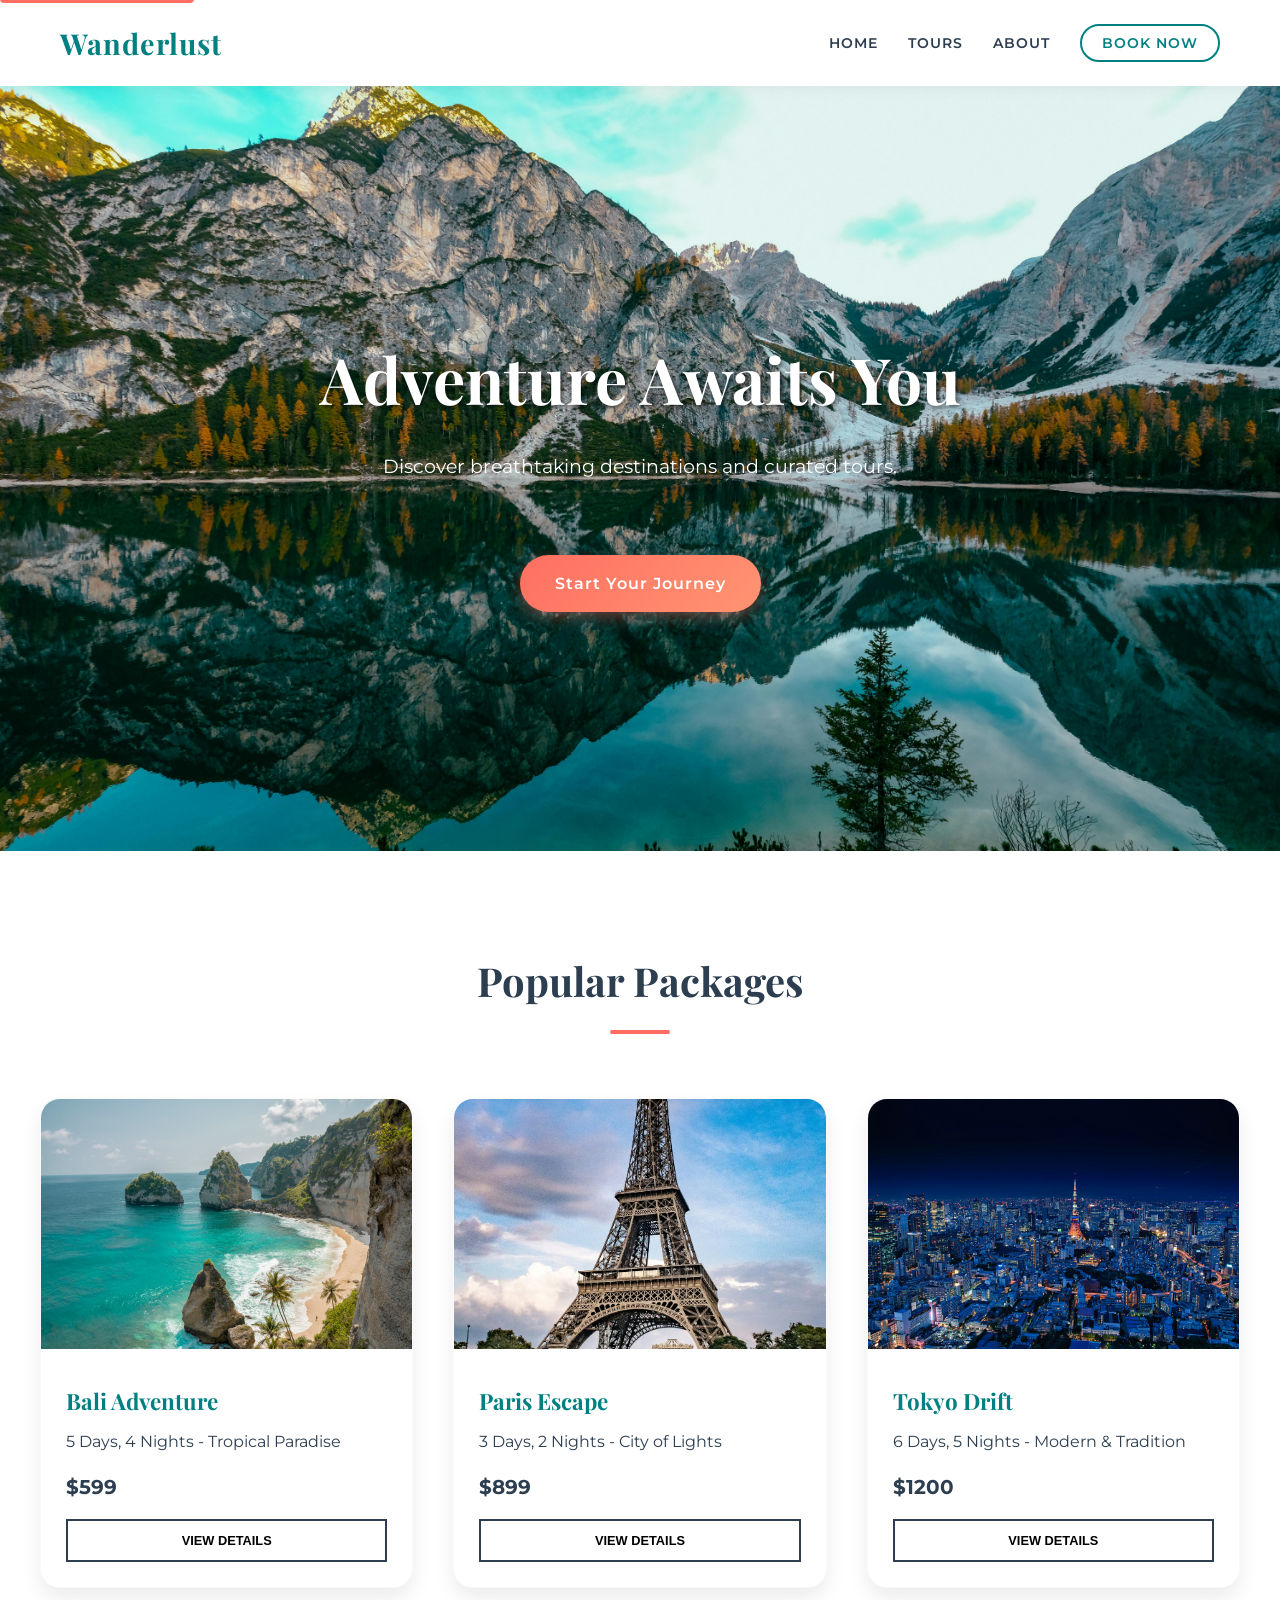
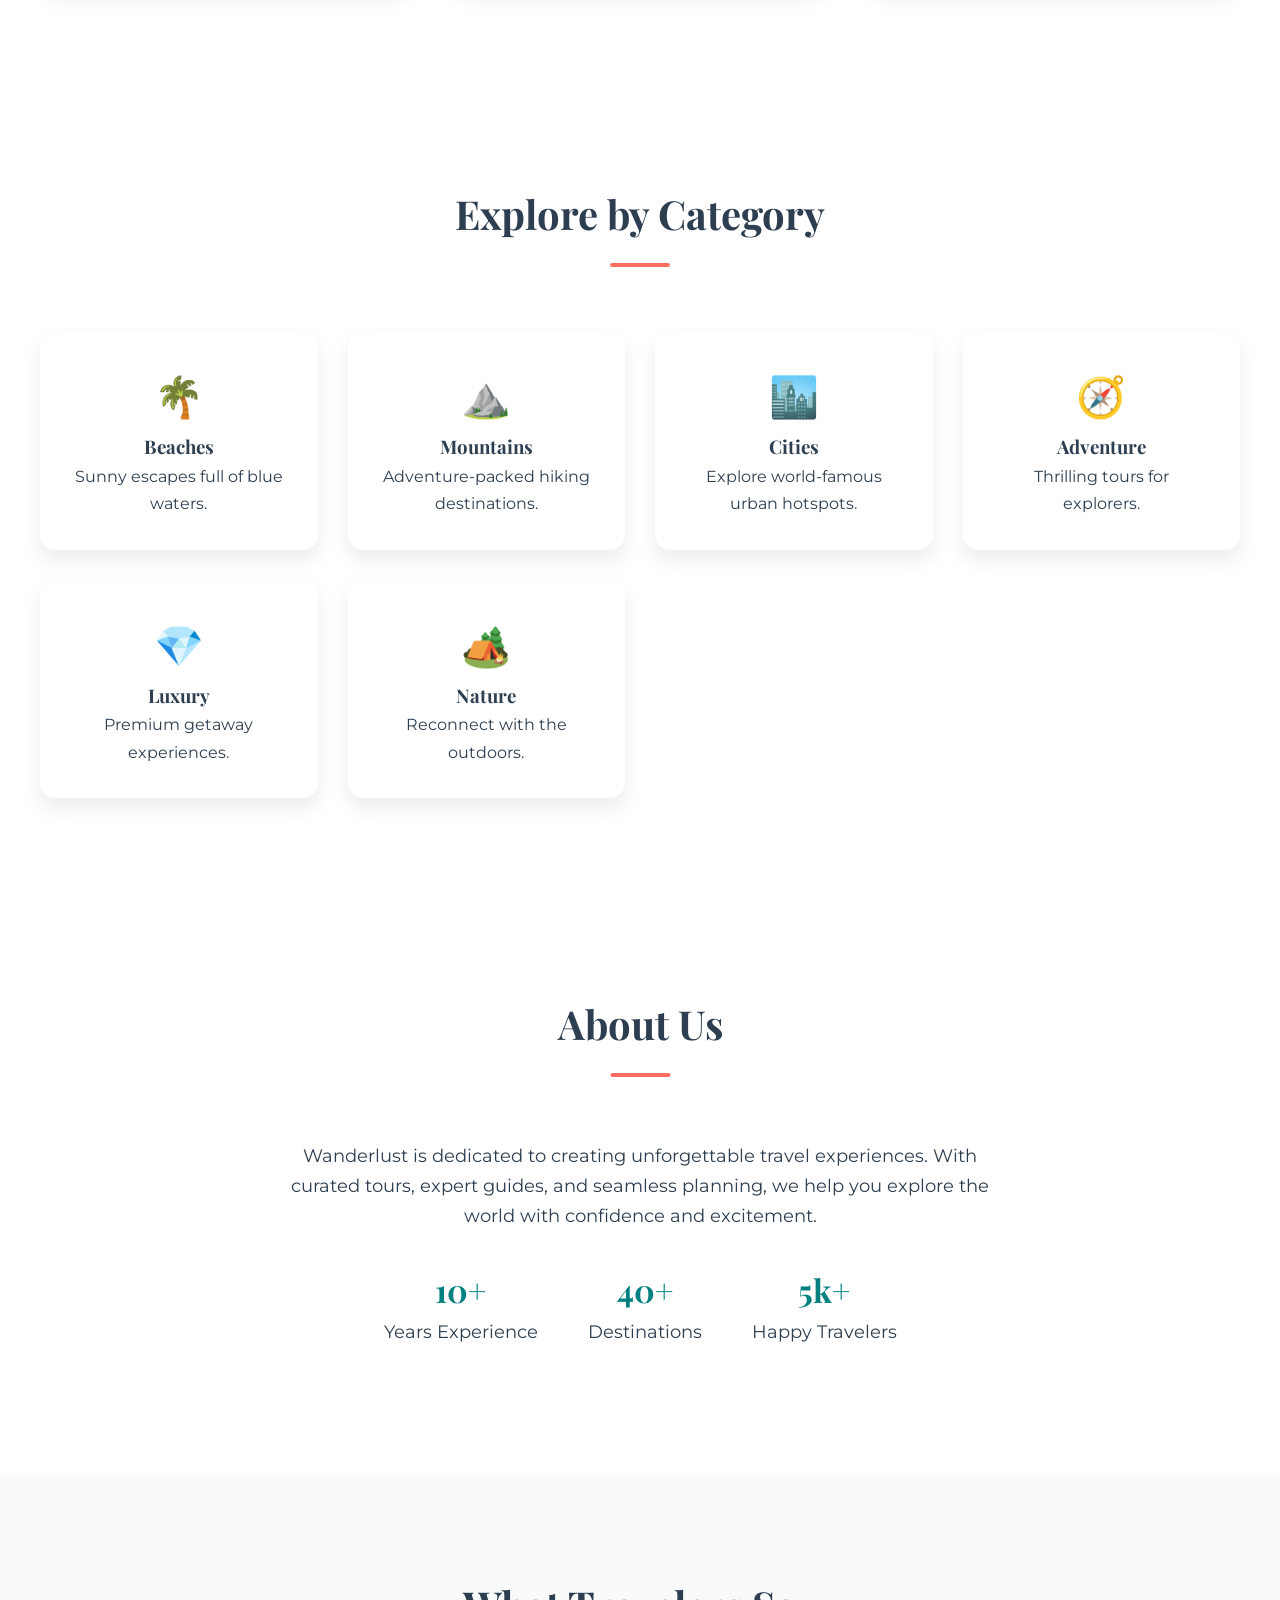
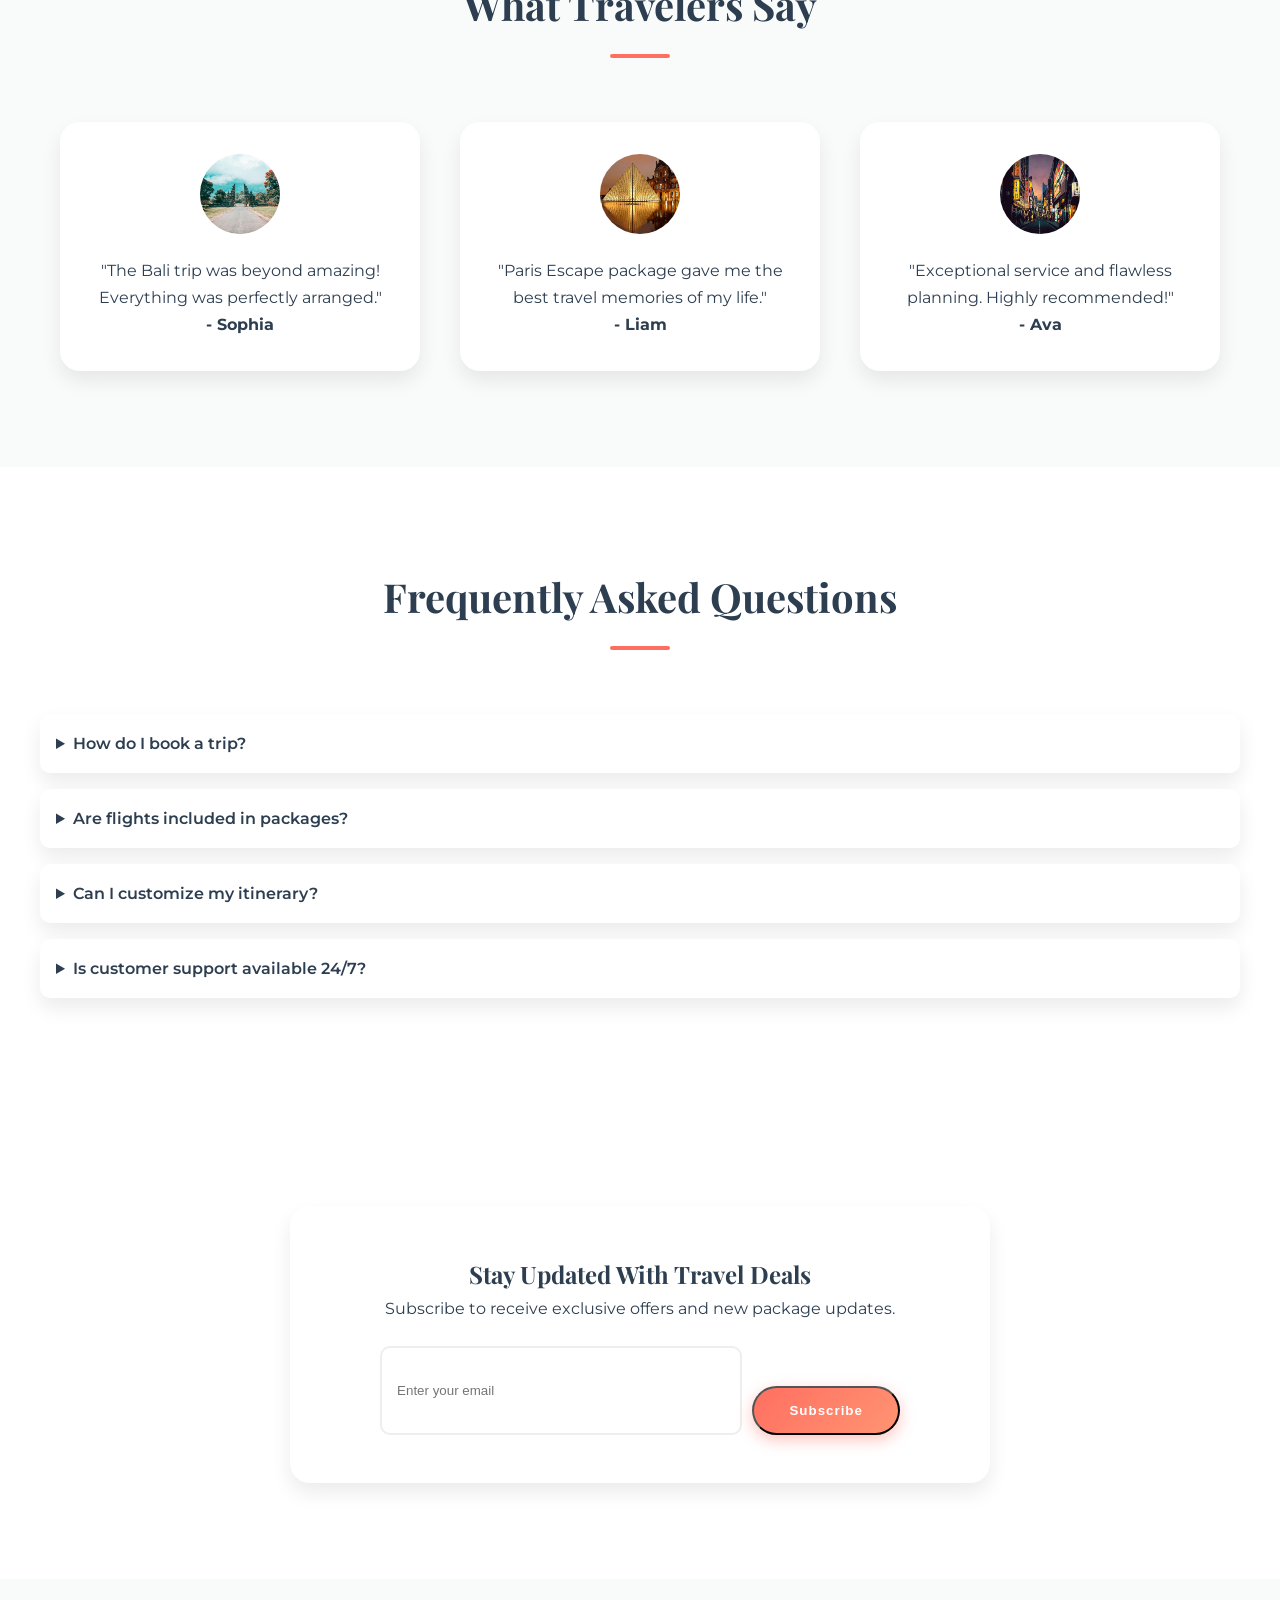
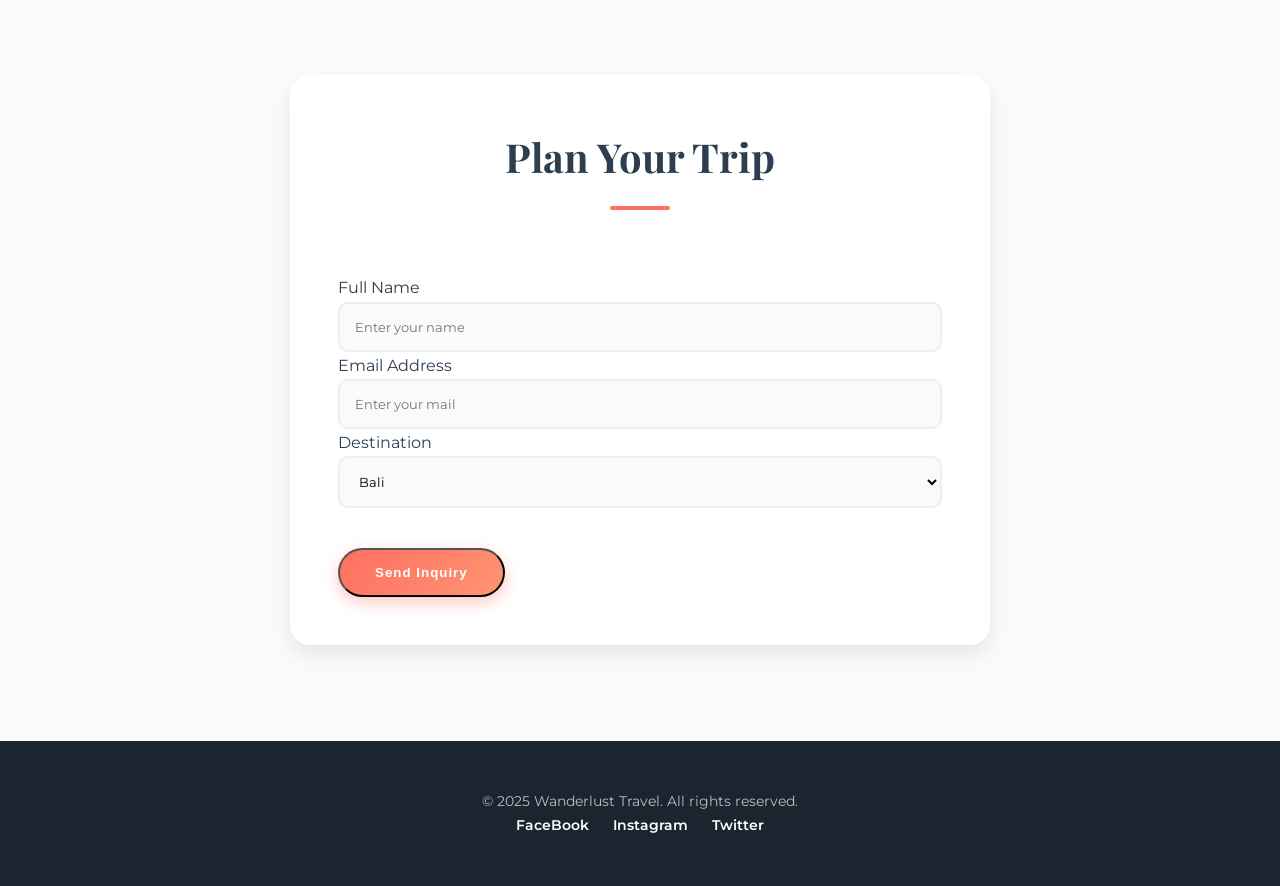
<file: Capstone Project/index.html>
<!DOCTYPE html>
<html lang="en">
<head>
    <meta charset="UTF-8">
    <meta name="viewport" content="width=device-width, initial-scale=1.0">
    <title>Wanderlust - Explore the World</title>
    <link rel="stylesheet" href="style.css">
    <link href="https://fonts.googleapis.com/css2?family=Poppins:wght@300;400;600&display=swap" rel="stylesheet">
</head>
<body>

    <a href="#main-content" class="skip-link">Skip to main content</a>

    <header>
        
        <div class="container nav-wrapper">

            <div class="logo">Wanderlust</div>

            <nav>
                <ul class="nav-links">

                    <li><a href="#home">Home</a></li>
                    <li><a href="#tours">Tours</a></li>
                    <li><a href="#about">About</a></li>
                    <li><a href="#contact" class="btn-nav">Book Now</a></li>

                </ul>

            </nav>

        </div>

    </header>


    <main id="main-content">

        <section id="home" class="hero">

            <div class="hero-content">

                <h1>Adventure Awaits You</h1>
                <p>Discover breathtaking destinations and curated tours.</p>
                <a href="#tours" class="btn-primary">Start Your Journey</a>
            </div>

        </section>


        <section id="tours" class="container section-padding">

            <h2 class="section-title">Popular Packages</h2>
            
            <div class="tour-grid">

                <article class="card">
                    
                    <img src="bali.jpg" alt="Beautiful beach in Bali" class="card-img"> 

                    <div class="card-body">

                        <h3>Bali Adventure</h3>
                        <p>5 Days, 4 Nights - Tropical Paradise</p>
                        <span class="price">$599</span>
                        <button class="btn-secondary">View Details</button>

                    </div>

                </article>


                <article class="card">

                    <img src="paris.jpg" alt="Eiffel Tower in Paris" class="card-img">

                    <div class="card-body">
                        
                        <h3>Paris Escape</h3>
                        <p>3 Days, 2 Nights - City of Lights</p>
                        <span class="price">$899</span>
                        <button class="btn-secondary">View Details</button>

                    </div>

                </article>


                <article class="card">

                    <img src="tokyo.jpg" alt="Neon streets of Tokyo" class="card-img">

                    <div class="card-body">

                        <h3>Tokyo Drift</h3>
                        <p>6 Days, 5 Nights - Modern & Tradition</p>
                        <span class="price">$1200</span>
                        <button class="btn-secondary">View Details</button>

                    </div>

                </article>

            </div>

        </section>


        <section id="categories" class="container section-padding">

            <h2 class="section-title">Explore by Category</h2>

            <div class="category-grid">

                <div class="category-card">
                    <span class="cat-icon">🌴</span>
                    <h3>Beaches</h3>
                    <p>Sunny escapes full of blue waters.</p>
                </div>

                <div class="category-card">
                    <span class="cat-icon">⛰️</span>
                    <h3>Mountains</h3>
                    <p>Adventure-packed hiking destinations.</p>
                </div>

                <div class="category-card">
                    <span class="cat-icon">🏙️</span>
                    <h3>Cities</h3>
                    <p>Explore world-famous urban hotspots.</p>
                </div>

                <div class="category-card">
                    <span class="cat-icon">🧭</span>
                    <h3>Adventure</h3>
                    <p>Thrilling tours for explorers.</p>
                </div>

                <div class="category-card">
                    <span class="cat-icon">💎</span>
                    <h3>Luxury</h3>
                    <p>Premium getaway experiences.</p>
                </div>

                <div class="category-card"><span class="cat-icon">🏕️</span>
                    <h3>Nature</h3>
                    <p>Reconnect with the outdoors.</p>
                </div>

            </div>
        
        </section>

        <section id="about" class="container section-padding about-section">

            <div class="about-content">
                <h2 class="section-title">About Us</h2>

                <p>
                    Wanderlust is dedicated to creating unforgettable travel experiences.
                    With curated tours, expert guides, and seamless planning, we help you
                    explore the world with confidence and excitement.
                </p>

                <div class="about-stats">
                    <div>
                        <h3>10+</h3>
                        <p>Years Experience</p>
                    </div>
                    <div>
                        <h3>40+</h3>
                        <p>Destinations</p>
                    </div>
                    <div>
                        <h3>5k+</h3>
                        <p>Happy Travelers</p>
                    </div>
                </div>

            </div>
        
        </section>


        <section id="testimonials" class="section-padding bg-light">
            <div class="container">
                <h2 class="section-title">What Travelers Say</h2>

                <div class="testimonial-grid">

                    <div class="testimonial-card">
                        <img src="user1.jpg" alt="Traveler photo">
                        <p>"The Bali trip was beyond amazing! Everything was perfectly arranged."</p>
                        <h4>- Sophia</h4>
                    </div>
                    
                    <div class="testimonial-card">
                        <img src="user2.jpg" alt="Traveler photo">
                        <p>"Paris Escape package gave me the best travel memories of my life."</p>

                        <h4>- Liam</h4>
                    </div>
                    
                    <div class="testimonial-card">
                        <img src="user3.jpg" alt="Traveler photo">
                        <p>"Exceptional service and flawless planning. Highly recommended!"</p>
                        <h4>- Ava</h4>
                    </div>

    
                </div>

            </div>
        
        </section>


        <section id="faq" class="container section-padding">
            <h2 class="section-title">Frequently Asked Questions</h2>


            <div class="faq-wrapper">

    
                <details>
        
                    <summary>How do I book a trip?</summary>
                    <p>You can book directly using the inquiry form or contact our support team.</p>
    
                </details>

                <details>
        
                    <summary>Are flights included in packages?</summary>
        
                    <p>Some packages include flights. Details are listed per package.</p>
    
                </details>

    
                <details>
        
                    <summary>Can I customize my itinerary?</summary>
        
                    <p>Absolutely! We offer partial and full itinerary customization.</p>
    
                </details>

    
                <details>
        
                    <summary>Is customer support available 24/7?</summary>
        
                    <p>Yes, our travel support team is available around the clock.</p>
    
                </details>


            </div>

        </section>

        <section class="newsletter section-padding">
            <div class="container newsletter-box">

    
                <h2>Stay Updated With Travel Deals</h2>
    
                <p>Subscribe to receive exclusive offers and new package updates.</p>

    
                <form class="newsletter-form">
        
                    <input type="email" placeholder="Enter your email" required>
        
                    <button class="btn-primary">Subscribe</button>
    
                </form>


            </div>
        
        </section>




        <section id="contact" class="bg-light section-padding">

            <div class="container form-container">


                <h2 class="section-title">Plan Your Trip</h2>

                <form action="#" method="POST">
                    
                    <div class="form-group">

                        <label for="name">Full Name</label> <input type="text" id="name" name="name" placeholder="Enter your name" required>

                    </div>

                    <div class="form-group">

                        <label for="email">Email Address</label>
                        <input type="email" id="email" name="email" placeholder="Enter your mail" required>

                    </div>

                    <div class="form-group">

                        <label for="destination">Destination</label>

                        <select id="destination" name="destination">

                            <option value="bali">Bali</option>
                            <option value="paris">Paris</option>
                            <option value="tokyo">Tokyo</option>

                        </select>

                    </div>

                    <button type="submit" class="btn-primary full-width">Send Inquiry</button>

                </form>


            </div>

        </section>

    </main>

    <footer>

        <div class="container footer-content">

            <p>&copy; 2025 Wanderlust Travel. All rights reserved.</p>

            <div class="socials">
                <a href="#" aria-label="Facebook">FaceBook</a> <a href="#" aria-label="Instagram">Instagram</a>
                <a href="#" aria-label="Twitter">Twitter</a>
            </div>

        </div>

    </footer>

</body>

</html>
</file>
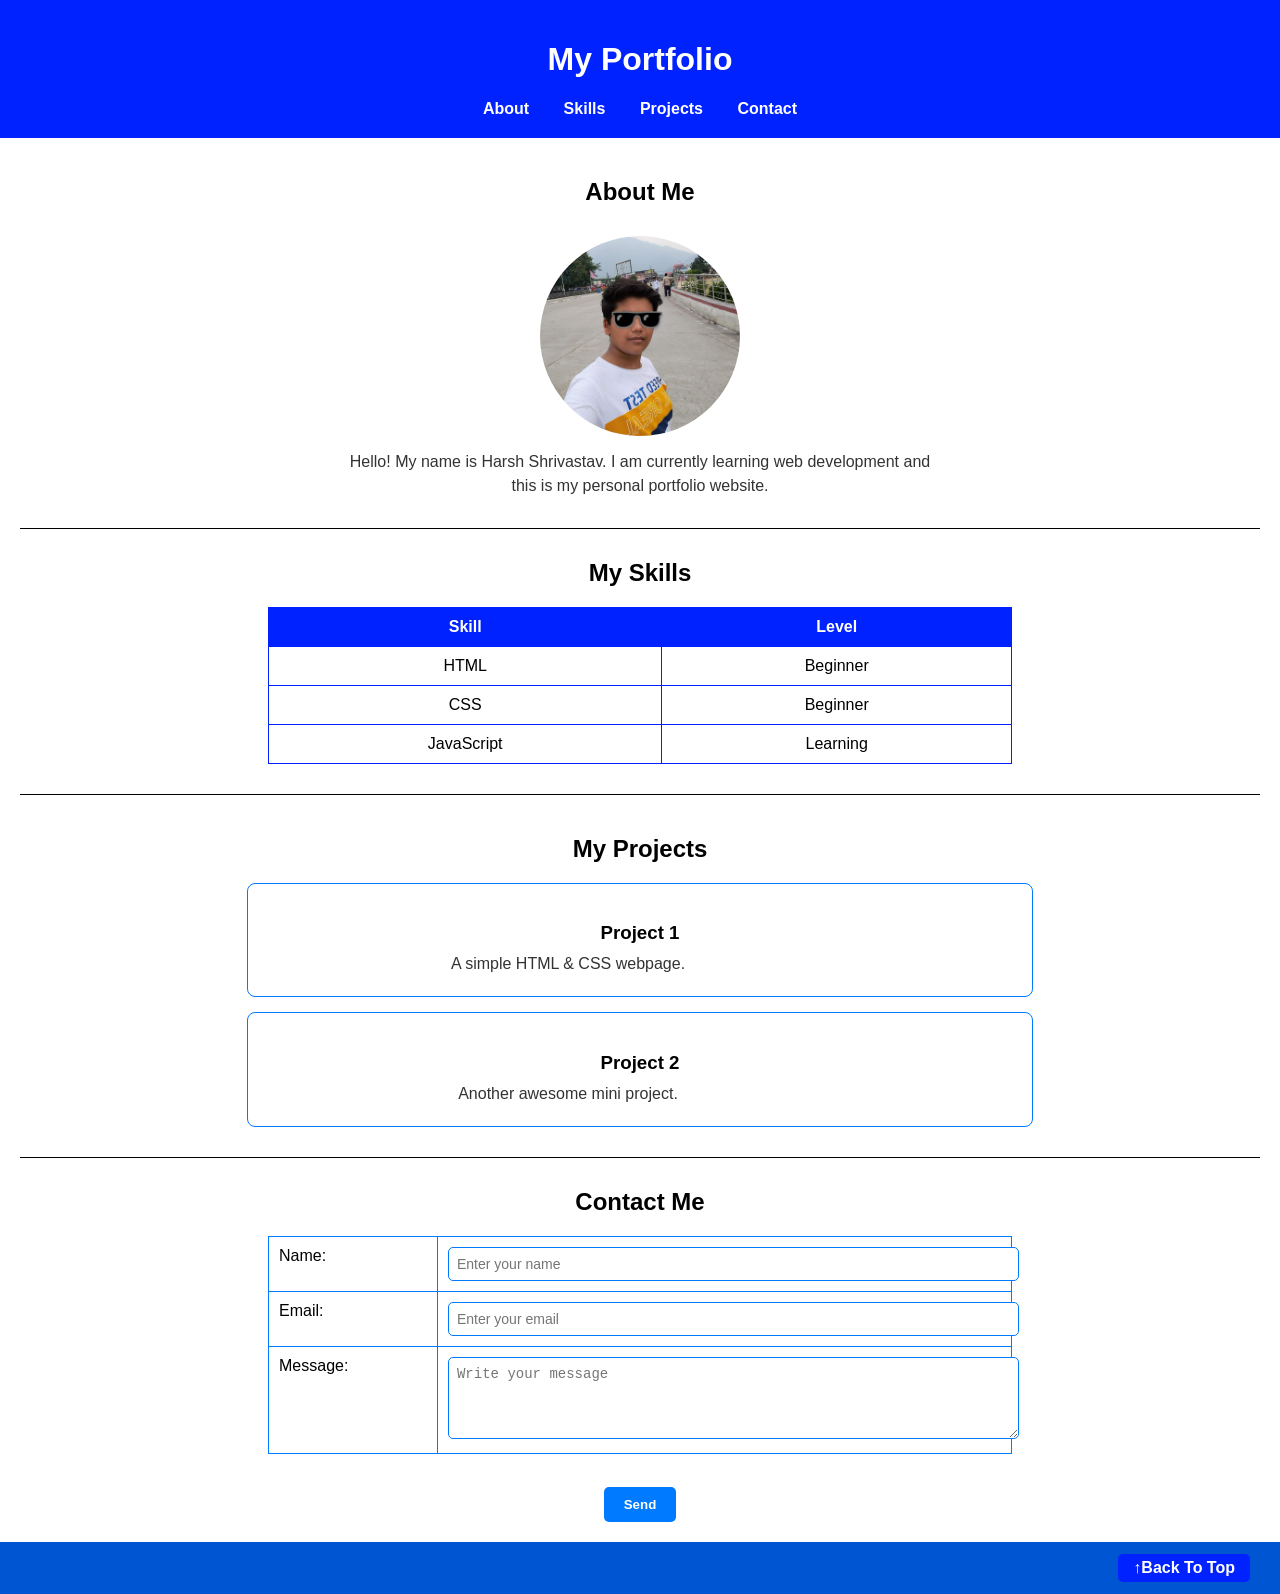
<file: Lab 2/index.html>
<!DOCTYPE html>
<html lang="en">
    <head>
        <meta charset="UTF-8">
        <meta name="viewport" content="width=device-width, initial-scale=1.0">
        <title>Portfolio Project</title>
        <link rel="stylesheet" href="style.css">
    </head>
    <body>
        <header>
            <h1>My Portfolio</h1>
            <nav>
                <ul>
                    <li><a href="#about">About</a></li>
                    <li><a href="#skills">Skills</a></li>
                    <li><a href="#projects">Projects</a></li>
                    <li><a href="#contact">Contact</a></li>
                </ul>
            </nav>
        </header>
        <main>
            <section id="about">
                <h2>About Me</h2>
                <img src="image.jpg" alt="Profile Photo Of Harsh Shrivasatv" width="200" height="200">
                <p>Hello! My name is Harsh Shrivastav. I am currently learning web development and this is my personal portfolio website.</p>
            </section>

            <hr>

            <section id="skills">

                <h2>My Skills</h2>

                <table border="1">

                    <tr>
                        <th>Skill</th>
                        <th>Level</th>
                    </tr>
                    <tr>
                        <td>HTML</td>
                        <td>Beginner</td>
                    </tr>
                    <tr>
                        <td>CSS</td>
                        <td>Beginner</td>
                    </tr>
                    <tr>
                        <td>JavaScript</td>
                        <td>Learning</td>
                    </tr>

                </table>

            </section>

            <hr>

            <section id="projects">
                <h2>My Projects</h2>
                <div>
                    <h3>Project 1</h3>
                     <p>A simple HTML & CSS webpage.</p>
                </div>
                <div>
                    <h3>Project 2</h3>
                    <p>Another awesome mini project.</p>
                </div>
            </section>

            <hr>

            <section id="contact">
                <h2>Contact Me</h2>

                <form>

                    <table border="1">
                        <tr>
                            <td><label for="name">Name:</label></td>
                            <td><input type="text" id="name" name="name" placeholder="Enter your name" required></td>
                        </tr>
                        
                        <tr>
                            <td><label for="email">Email:</label></td>
                            <td><input type="email" id="email" name="email" placeholder="Enter your email" required></td>
                        </tr>
                        
                        <tr>
                            <td><label for="message">Message:</label></td>
                            <td><textarea id="message" name="message" placeholder="Write your message" rows="4" cols="30" required></textarea></td>
                        </tr>

                    </table>

                    <br>
                    <input type="submit" value="Send">

                </form>
            </section>

        </main>

        <footer>
            <a href="#top" id="back-to-top">↑Back To Top</a>
        </footer>
    </body>

</html>
</file>
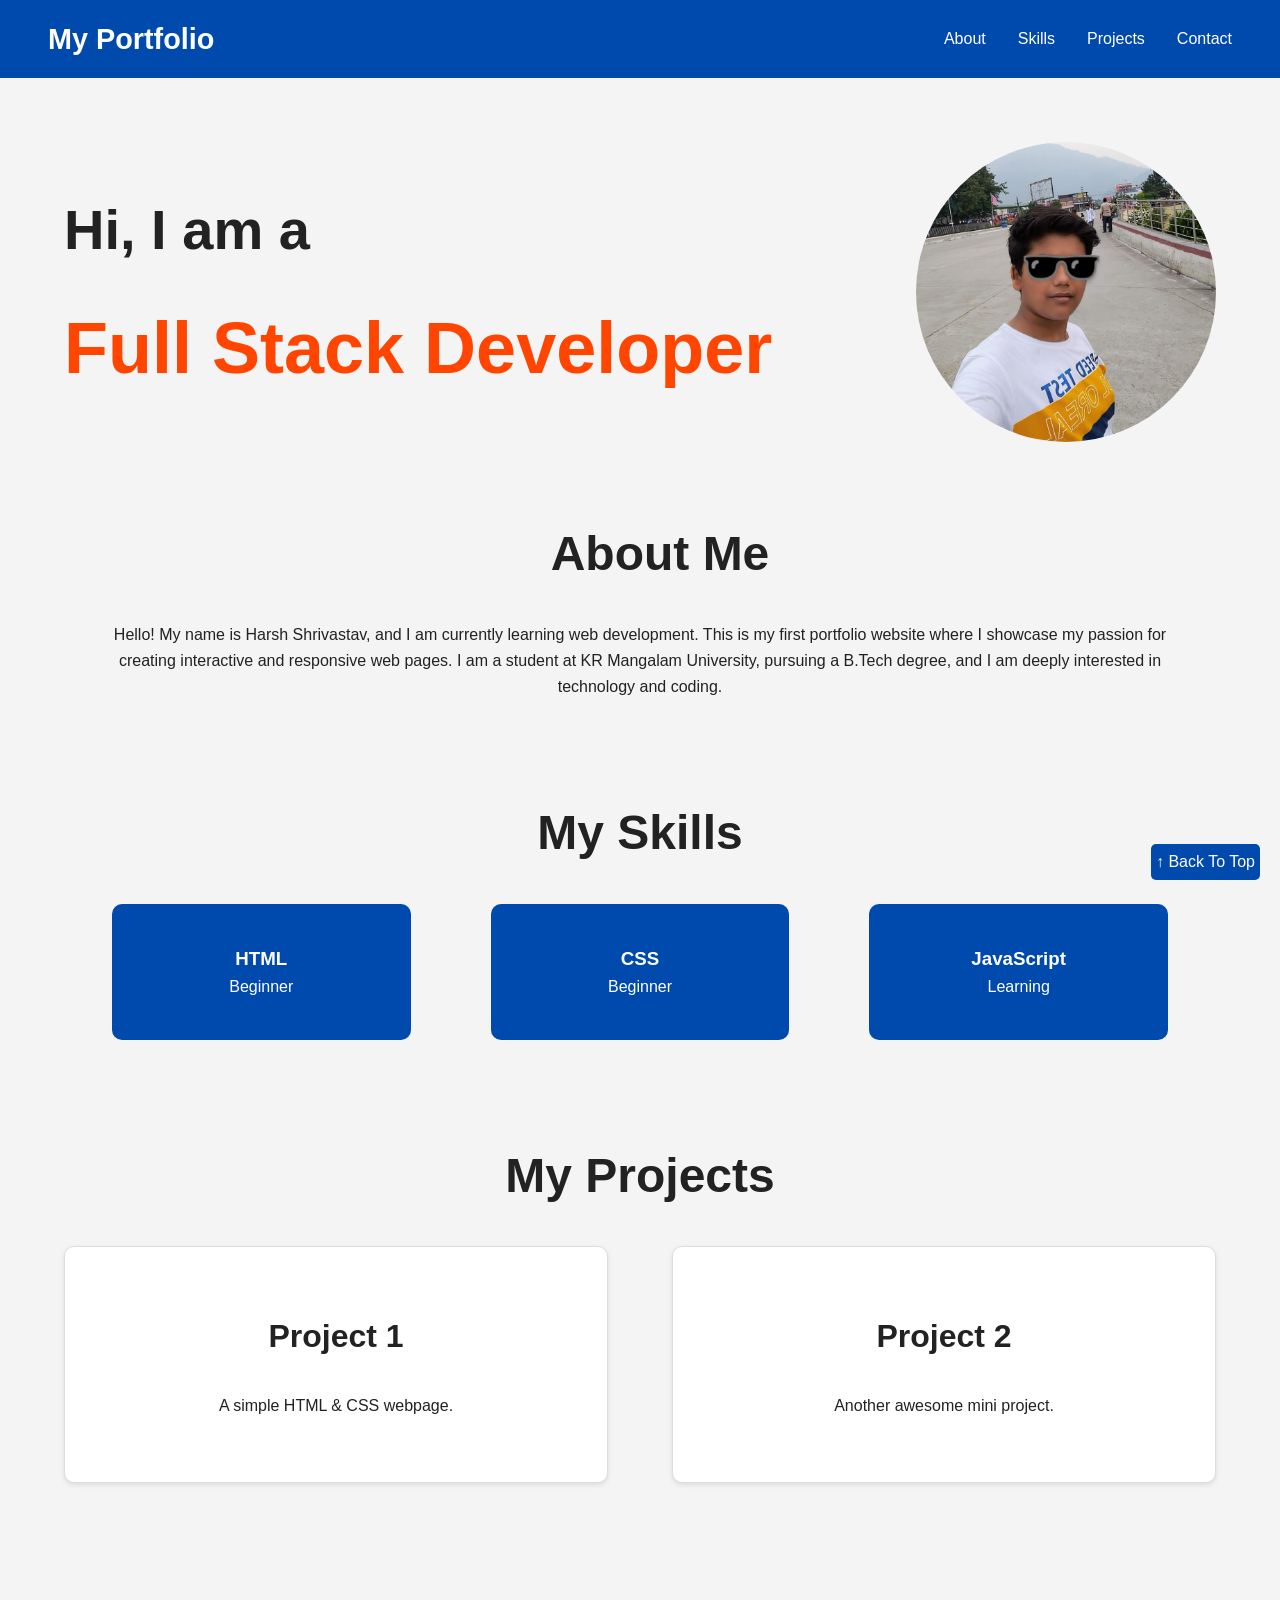
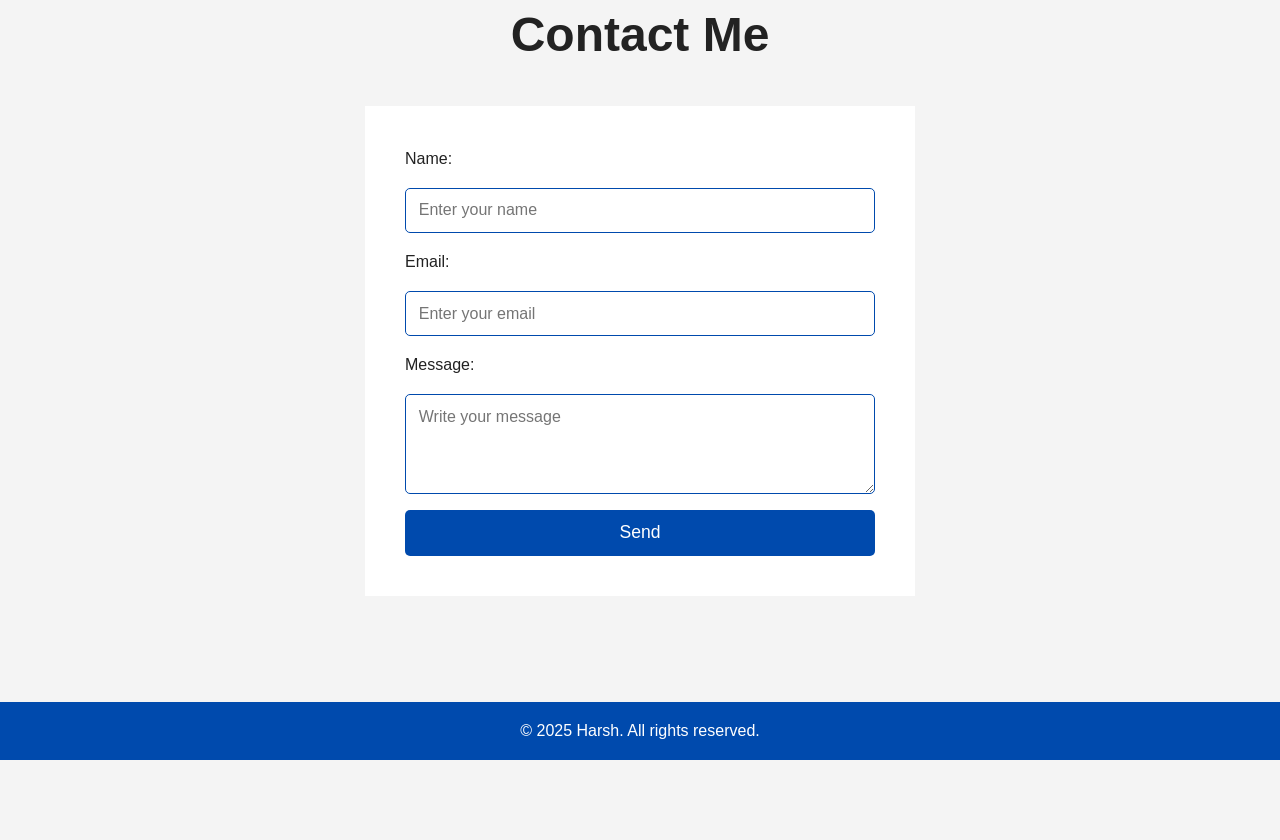
<file: Lab3/index.html>
<!DOCTYPE html>
<html lang="en">
    <head>
        <meta charset="UTF-8">
        <meta name="viewport" content="width=device-width, initial-scale=1.0">
        <title>Portfolio Project</title>
        <link rel="stylesheet" href="style.css">
    </head>

    <body>
        <div id="top"></div>

        <header>
            <h1>My Portfolio</h1>

            <nav>
                <ul>
                    <li><a href="#about">About</a></li>
                    <li><a href="#skills">Skills</a></li>
                    <li><a href="#projects">Projects</a></li>
                    <li><a href="#contact">Contact</a></li>
                </ul>
            </nav>

        </header>

        <main>

            <section id="hero">

                <div class="hero-text">
                    <h2>Hi, I am a</h2>
                    <h1>Full Stack Developer</h1>
                </div>

                <div class="hero-image">
                    <img src="profile.jpg" alt="Profile Picture">
                </div>

            </section>

            <hr>
            
            <section id="about">

                <h2>About Me</h2>

                <p>
                    Hello! My name is Harsh Shrivastav, and I am currently learning web development.
                    This is my first portfolio website where I showcase my passion for creating interactive and responsive web pages.
                    I am a student at KR Mangalam University, pursuing a B.Tech degree, and I am deeply interested in technology and coding.
                </p>

            </section>

            <hr>
            
            <section id="skills">

                <h2>My Skills</h2>
                
                <div class="skills-grid">

                    <div class="skill-card">
                        <h3>HTML</h3>
                        <p>Beginner</p>
                    </div>
                    
                    <div class="skill-card">
                        <h3>CSS</h3>
                        <p>Beginner</p>
                    </div>
                    
                    <div class="skill-card">
                        <h3>JavaScript</h3>
                        <p>Learning</p>
                    </div>
                
                </div>
            
            </section>

            <hr>
            
            <section id="projects">
                <h2>My Projects</h2>
                
                <div class="projects-grid">
                    <div class="project-card">

                        <h3>Project 1</h3>
                        <p>A simple HTML & CSS webpage.</p>

                    </div>
                    
                    <div class="project-card">

                        <h3>Project 2</h3>
                        <p>Another awesome mini project.</p>

                    </div>
                
                </div>
            
            </section>

            <hr>
            
            <section id="contact">
                <h2>Contact Me</h2>
                
                <form>
                    
                    <label>Name:</label>
                    <input type="text" placeholder="Enter your name" required>
                    
                    <label>Email:</label>
                    <input type="email" placeholder="Enter your email" required>

                    <label>Message:</label>
                    <textarea rows="4" placeholder="Write your message" required></textarea>

                    <button type="submit">Send</button>

                </form>
            
            </section>

        </main>
        
        <footer>
            <p>© 2025 Harsh. All rights reserved.</p>
        </footer>

        <a href="#top" id="back-to-top">↑ Back To Top</a>

    </body>
</html>
</file>
<file: Capstone Project/style.css>
@import url('https://fonts.googleapis.com/css2?family=Montserrat:wght@400;600&family=Playfair+Display:wght@700&display=swap');

:root {
    --primary-color: #008080;   
    --accent-color: #ff6f61;    
    --dark-text: #2c3e50;
    --light-text: #ecf0f1;
    --bg-light: #f9fbfb;        
    --shadow-soft: 0 10px 20px rgba(0,0,0,0.08);
    --shadow-hover: 0 15px 30px rgba(0,0,0,0.15);
}


* {
    margin: 0;
    padding: 0;
    box-sizing: border-box;
}

html { scroll-behavior: smooth; }

body {
    font-family: 'Montserrat', sans-serif;
    line-height: 1.7;
    color: var(--dark-text);
    background-color: #fff;
}

h1, h2, h3 {
    font-family: 'Playfair Display', serif;
    color: var(--dark-text);
}


header {
    background: rgba(255, 255, 255, 0.95);
    backdrop-filter: blur(10px);
    box-shadow: 0 2px 15px rgba(0,0,0,0.05);
    position: sticky;
    top: 0;
    z-index: 1000;
    padding: 0.5rem 0;
}

.nav-wrapper {
    display: flex;
    justify-content: space-between;
    align-items: center;
    height: 70px;
}

.logo {
    font-family: 'Playfair Display', serif;
    font-weight: 700;
    font-size: 1.8rem;
    color: var(--primary-color);
    letter-spacing: 1px;
}

.nav-links {
    display: flex;
    list-style: none;
    gap: 30px;
}

.nav-links a {
    text-decoration: none;
    color: var(--dark-text);
    font-weight: 600;
    font-size: 0.9rem;
    text-transform: uppercase;
    letter-spacing: 1px;
    transition: color 0.3s ease;
}

.nav-links a:hover { color: var(--primary-color); }

.btn-nav {
    border: 2px solid var(--primary-color);
    padding: 8px 20px;
    border-radius: 50px;
    color: var(--primary-color) !important;
}

.btn-nav:hover {
    background: var(--primary-color);
    color: #fff !important;
}


.hero {
    height: 85vh;
    background: url('moutain.jpg');
    background-size: cover;
    background-position: center;
    display: flex;
    justify-content: center;
    align-items: center;
    text-align: center;
    color: #fff;
}

.hero-content h1 {
    color: white;
    font-size: 4rem;
    margin-bottom: 1rem;
    text-shadow: 2px 2px 4px rgba(0,0,0,0.5);
}

.hero-content p {
    font-size: 1.2rem;
    margin-bottom: 2rem;
}

.btn-primary {
    display: inline-block;
    background: linear-gradient(135deg, var(--accent-color), #ff9472);
    color: #fff;
    margin-top: 40px;
    padding: 15px 35px;
    border-radius: 50px;
    text-decoration: none;
    font-weight: 600;
    letter-spacing: 1px;
    box-shadow: 0 5px 15px rgba(255, 111, 97, 0.4);
    transition: transform 0.3s ease, box-shadow 0.3s ease;
}

.btn-primary:hover {
    transform: translateY(-3px);
    box-shadow: 0 8px 20px rgba(255, 111, 97, 0.6);
}


.container {
    max-width: 1200px;
    margin: 0 auto;
    padding: 0 20px;
}

.section-padding { padding: 6rem 0; }

.section-title {
    text-align: center;
    margin-bottom: 4rem;
    font-size: 2.5rem;
    position: relative;
    display: inline-block;
    left: 50%;
    transform: translateX(-50%);
}

.section-title::after {
    content: '';
    display: block;
    width: 60px;
    height: 4px;
    background: var(--accent-color);
    margin: 15px auto 0;
    border-radius: 2px;
}


.tour-grid {
    display: grid;
    grid-template-columns: repeat(auto-fit, minmax(300px, 1fr));
    gap: 40px;
}

.card {
    background: #fff;
    border-radius: 20px;
    overflow: hidden;
    box-shadow: var(--shadow-soft);
    border: 1px solid rgba(0,0,0,0.02);
    transition: all 0.4s ease;
}

.card:hover {
    transform: translateY(-10px);
    box-shadow: var(--shadow-hover);
}

.card-img {
    width: 100%;
    height: 250px;
    object-fit: cover;
    transition: transform 0.5s ease;
}

.card:hover .card-img { transform: scale(1.05); }

.card-body {
    padding: 25px;
    text-align: left;
}

.card-body h3 {
    font-size: 1.4rem;
    margin-bottom: 0.5rem;
    color: var(--primary-color);
}

.price {
    display: block;
    font-size: 1.25rem;
    font-weight: 700;
    margin: 15px 0;
}

.btn-secondary {
    display: block;
    width: 100%;
    padding: 12px;
    background: transparent;
    border: 2px solid var(--dark-text);
    text-align: center;
    text-transform: uppercase;
    font-size: 0.8rem;
    font-weight: 700;
    cursor: pointer;
    transition: 0.3s;
}

.btn-secondary:hover {
    background: var(--dark-text);
    color: #fff;
}


.category-grid {
    display: grid;
    grid-template-columns: repeat(auto-fit, minmax(220px, 1fr));
    gap: 30px;
}

.category-card {
    background: #fff;
    text-align: center;
    padding: 2rem;
    border-radius: 15px;
    box-shadow: var(--shadow-soft);
    transition: 0.3s;
}

.category-card:hover {
    transform: translateY(-8px);
    box-shadow: var(--shadow-hover);
}

.cat-icon {
    font-size: 2.5rem;
    margin-bottom: 10px;
}


.about-section p {
    max-width: 700px;
    margin: 0 auto 2rem;
    text-align: center;
    font-size: 1.1rem;
}

.about-stats {
    display: flex;
    justify-content: center;
    gap: 50px;
    margin-top: 2rem;
}

.about-stats div { text-align: center; }

.about-stats h3 {
    font-size: 2rem;
    color: var(--primary-color);
}


.testimonial-grid {
    display: grid;
    grid-template-columns: repeat(auto-fit, minmax(280px, 1fr));
    gap: 40px;
}

.testimonial-card {
    background: #fff;
    padding: 2rem;
    border-radius: 20px;
    box-shadow: var(--shadow-soft);
    text-align: center;
}

.testimonial-card img {
    width: 80px;
    height: 80px;
    border-radius: 50%;
    margin-bottom: 15px;
}


.faq-wrapper details {
    margin-bottom: 1rem;
    padding: 1rem;
    background: #fff;
    border-radius: 10px;
    box-shadow: var(--shadow-soft);
    cursor: pointer;
}

.faq-wrapper summary {
    font-weight: 600;
}


.newsletter-box {
    background: #fff;
    padding: 3rem;
    border-radius: 20px;
    box-shadow: var(--shadow-soft);
    text-align: center;
    max-width: 700px;
    margin: auto;
}

.newsletter-form {
    display: flex;
    justify-content: center;
    gap: 10px;
    margin-top: 1.5rem;
}

.newsletter-form input {
    padding: 15px;
    border-radius: 10px;
    border: 2px solid #eee;
    width: 60%;
}


.bg-light { background-color: var(--bg-light); }

.form-container {
    max-width: 700px;
    background: #fff;
    padding: 3rem;
    border-radius: 20px;
    box-shadow: var(--shadow-soft);
}

.form-group input,
.form-group select {
    width: 100%;
    padding: 15px;
    border: 2px solid #eee;
    border-radius: 10px;
    background: #fafafa;
    font-family: inherit;
    transition: border-color 0.3s;
}

.form-group input:focus,
.form-group select:focus {
    border-color: var(--primary-color);
    outline: none;
    background: #fff;
}


footer {
    background: #1a252f;
    color: rgba(255,255,255,0.7);
    padding: 3rem 0;
    text-align: center;
    font-size: 0.9rem;
}

.socials a {
    color: #fff;
    margin: 0 10px;
    text-decoration: none;
    font-weight: 600;
}


.skip-link {
    position: absolute;
    top: -40px;
    left: 0;
    background: var(--accent-color);
    color: white;
    padding: 8px 12px;
    border-radius: 4px;
    z-index: 2000;
    transition: top 0.3s;
}

.skip-link:focus { top: 10px; }


@media (max-width: 768px) {
    .nav-links { display: none; }
    .hero h1 { font-size: 2.5rem; }
    .tour-grid { grid-template-columns: 1fr; }
    .form-container { padding: 1.5rem; }
}
</file>
<file: Lab 2/style.css>
body {
  margin: 0;
  font-family: Arial, sans-serif;
}

header {
  background-color: #0022ff; 
  color: white;
  padding: 20px 0;
  text-align: center;
}

nav ul {
  list-style: none;
  padding: 0;
  margin: 10px 0 0 0;
}

nav ul li {
  display: inline;
  margin: 0 15px;
}

nav ul li a {
  color: white;
  text-decoration: none;
  font-weight: bold;
}

nav ul li a:hover {
  text-decoration: underline;
}

main {
  padding: 20px;
  text-align: center;
}

#about img {
  border-radius: 50%;       
  margin-top: 10px;
}

p {
  font-size: 16px;
  color: #333;
  max-width: 600px;
  margin: 10px auto;
  line-height: 1.5;
}

hr {
  border: none;
  height: 1px;
  background-color: #000000;
  width: 100%;
  margin: 30px auto;
}


#skills table {
  margin: 0 auto;               
  border-collapse: collapse;    
  width: 60%;
  text-align: center;
}

#skills th, 
#skills td {
  border: 1px solid #0022ff;    
  padding: 10px;
}

#skills th {
  background-color: #0022ff;
  color: white;
}


#projects {
  margin-top: 40px;
  text-align: center;
}

#projects div {
  border: 1px solid #007BFF;
  border-radius: 8px;
  width: 60%;
  margin: 15px auto;
  padding: 20px;
  text-align: center;
}

#projects h3 {
  color: black;
  font-weight: bold;
  margin-bottom: 8px;
}

#projects p {
  margin: 0;
  color: #333;
}


#contact table {
  margin: 0 auto;
  border-collapse: collapse;
  width: 60%;
  text-align: left;
  border: 1px solid #007BFF;
}


#contact td {
  border: 1px solid #007BFF;
  padding: 10px;
  vertical-align: top;
}

#contact input[type="text"],
#contact input[type="email"],
#contact textarea {
  width: 100%;
  padding: 8px;
  border: 1px solid #007BFF;
  border-radius: 5px;
  font-size: 14px;
}

#contact input[type="submit"] {
  background-color: #007BFF;
  color: white;
  border: none;
  padding: 10px 20px;
  border-radius: 5px;
  cursor: pointer;
  font-weight: bold;
  display: block;
  margin: 15px auto 0 auto;
}


footer {
  background-color: #0056D2;
  padding: 12px 30px;
  display: flex;
  justify-content: flex-end;
  align-items: center;
}

#back-to-top {
  background-color: rgb(0, 34, 255);
  color: #ffffff;
  text-decoration: none;
  padding: 5px 15px;
  border-radius: 5px;
  font-weight: bold;
}

#back-to-top:hover{
  background-color: #e0e0e0;
}
</file>
<file: Lab3/style.css>
* {
    margin: 0;
    padding: 0;
    box-sizing: border-box;
    font-family: Arial, sans-serif;
}

body {
    background: #f4f4f4;
    color: #222;
    line-height: 1.6;
}


:root {
    --primary: #004aad;
    --accent: orangered;
}

hr {
    border: none;
    border-top: 2px solid #f4f4f4;
}

html {
    scroll-behavior: smooth;
}

header {
    background: var(--primary);
    color: white;
    padding: 1rem 3rem;

    display: flex;
    justify-content: space-between;
    align-items: center;

    position: sticky;
    top: 0;
    z-index: 100;
}

header h1 {
    font-size: 1.8rem;
    font-weight: bold;
    margin-right: auto;
}

nav ul {
    list-style: none;
    display: flex;
    gap: 2rem;
}

nav a {
    color: white;
    text-decoration: none;
    font-size: 1rem;
    transition: 0.3s ease;
}

nav a:hover {
    opacity: 0.7;
}


main, section {
    max-width: 1400px;
    margin: auto;
    padding: 2rem 2rem;
}



#hero {
    display: flex;
    align-items: center;
    justify-content: space-between;
    background: #f4f4f4;
}

.hero-text h2 {
    font-size: 3.5rem;
    margin-bottom: 1rem; 
}

.hero-text h1 {
    font-size: 4.5rem;
    font-weight: bold;
    color: var(--accent);

    animation: colorChange 3s infinite alternate;
}


.hero-image img {
    width: 300px;
    height: 300px;
    border-radius: 50%;
}


@keyframes colorChange {
    from { color: var(--accent); }
    to { color: #fe6620; }
}



#about h2 {
    font-size: 3rem;
    margin-left: 40px;
    text-align: center;
}



#about p {
    text-align: center;
    max-width: auto;
    margin: 30px;
}



#skills h2{
    font-size: 3rem;
    text-align: center;
}

.skills-grid {
    margin: 2rem 3rem;
    display: grid;
    grid-template-columns: repeat(3, 1fr);
    gap: 5rem;
}

.skill-card {
    background: var(--primary);
    color: white;
    padding: 2.5rem 1.5rem;
    text-align: center;
    border-radius: 10px;
    transition: 0.3s;
}

.skill-card:hover {
    transform: translateY(-5px);
    opacity: 0.9;
}



#projects h2 {
    font-size: 3rem;
    text-align: center;
}

.projects-grid {
    margin: 2rem auto; 
    max-width: 1200px;
    display: grid;
    grid-template-columns: repeat(auto-fit, minmax(300px, 1fr)); 
    gap: 4rem;
    justify-items: center;
}

#projects h3 {
    text-align: center;
    margin-bottom: 30px;
    font-size: 2rem;
}
#projects .project-card {
    width: 100%;
}

#projects p {
    text-align: center;
    font-size: 1rem;
}

.project-card {
    background: white;
    border-radius: 10px;
    border: 1.5px solid #ddd;
    padding: 4rem;
    transition: 0.3s;
    box-shadow: 0 2px 5px rgba(0, 0, 0, 0.1);
}

.project-card:hover {
    transform: scale(1.02);
    border-color: var(--primary);
}



#contact{
    background: #f4f4f4;
    padding: 2rem 0;;
}

#contact h2 {
    font-size: 3rem;
    text-align: center;
    margin: 1rem;
}

form {
    background-color: white;
    max-width: 550px;
    padding: 2.5rem;
    display: flex;
    margin: 2rem auto;
    flex-direction: column;
    gap: 1rem;
}

form input,
form textarea {
    padding: 0.8rem;
    border-radius: 5px;
    border: 1px solid var(--primary);
    font-size: 1rem;
}

form button {
    padding: 0.8rem;
    border: none;
    border-radius: 5px;
    background: var(--primary);
    color: white;
    font-size: 1.1rem;
    cursor: pointer;
    transition: 0.3s;
}

form button:hover {
    background: #003b88;
}



footer {
    background-color: var(--primary);
    color: white;
    text-align: center;
    padding: 1rem 0;
    margin: 10px 0 80px 0;
}

#back-to-top {
    color: white;
    background-color: var(--primary);
    text-decoration: none;
    padding: 5px;
    border-radius: 5px;
    text-align: center;
    transition: 0.3s;
    position: fixed;
    bottom: 20px;
    right: 20px;
    display: flex;
    align-items: center;
    justify-content: center;
}

#back-to-top:hover {
    opacity: 0.7;
}



@media (max-width: 900px) {

    #hero {
        flex-direction: column;
        text-align: center;
        gap: 2rem;
    }

    .skills-grid {
        grid-template-columns: 1fr;
    }

    .projects-grid {
        grid-template-columns: 1fr;
    }
}
</file>
